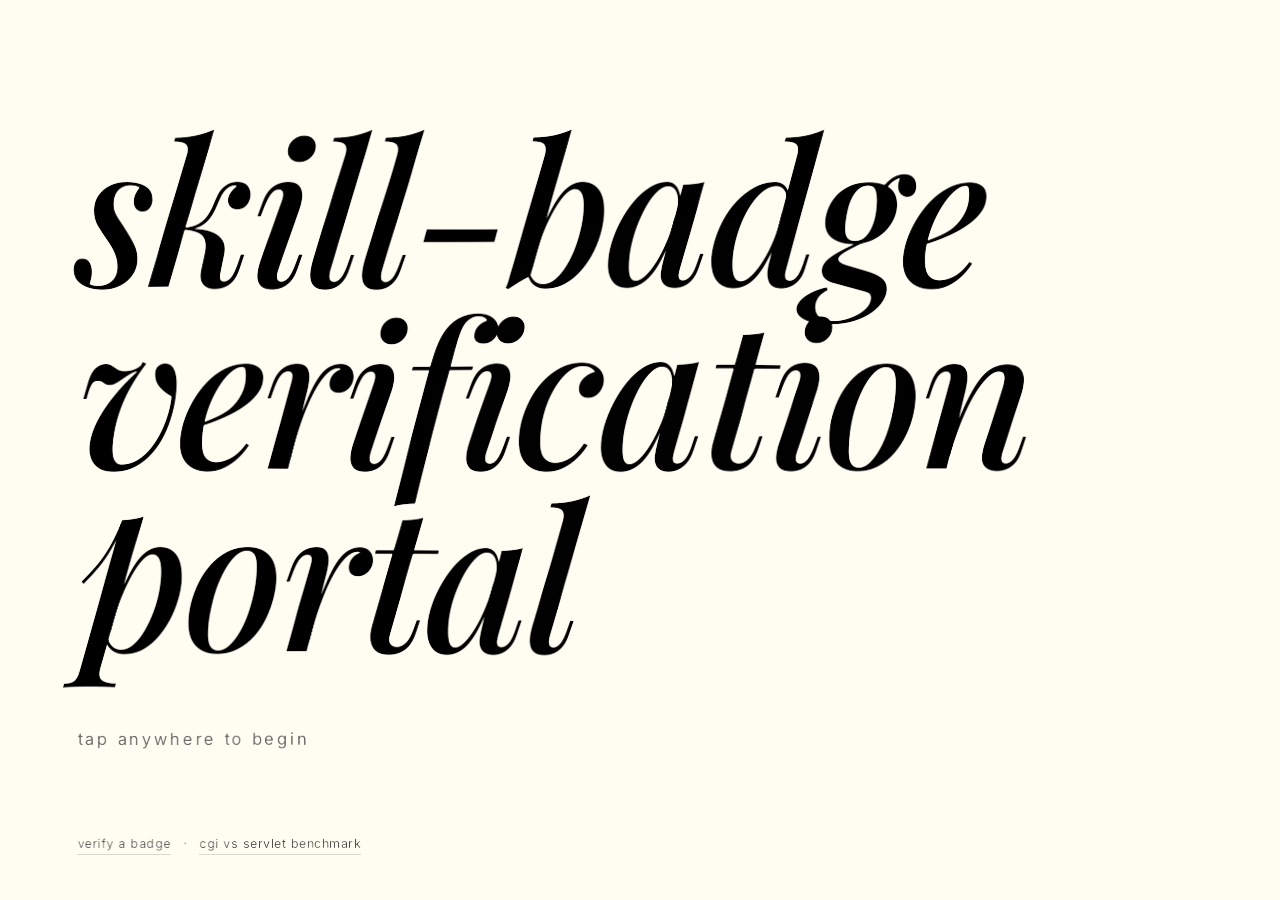
<file: servlet/web/index.html>
<!DOCTYPE html>
<html lang="en">
<head>
<meta charset="UTF-8">
<meta name="viewport" content="width=device-width,initial-scale=1">
<title>Skill-badge verification portal</title>
<link rel="stylesheet" href="css/style.css">
</head>
<body class="landing-body">

<main class="landing" id="landing" role="button" tabindex="0"
      aria-label="Enter the portal">

  <h1 class="landing-title" data-warp>skill&#8209;badge<br>verification<br>portal</h1>

  <p class="landing-cue" data-warp aria-hidden="true">tap anywhere to begin</p>

</main>

<!-- data-warp marks the text js/warp-text.js draws through WebGL. The
     elements stay in the DOM with their boxes, their links and their
     place in the accessibility tree; only their ink moves to the
     canvas, and only once the canvas is proven to be drawing. -->
<footer class="landing-foot">
  <a href="verify.html" data-warp>verify a badge</a>
  <span aria-hidden="true" data-warp>&middot;</span>
  <a href="benchmark.html" data-warp>cgi vs servlet benchmark</a>
</footer>

<script>
(function () {
  var landing = document.getElementById("landing");
  var target  = "role.html";
  var gone    = false;

  // Respect a viewer who has asked for less motion: no fade, just go.
  var reduced = window.matchMedia
             && window.matchMedia("(prefers-reduced-motion: reduce)").matches;

  function begin() {
    if (gone) { return; }
    gone = true;

    if (reduced) { location.href = target; return; }

    document.body.classList.add("is-leaving");
    // Matches the 420ms transition in the stylesheet, with a little
    // slack, then navigates regardless so a dropped transitionend
    // cannot strand the visitor on a faded-out page.
    setTimeout(function () { location.href = target; }, 460);
  }

  // "Tap anywhere" must not mean "swallow the footer".
  //
  // The exemption covers the whole footer, not just its anchors. Those
  // links are small, they sit inside the tap-anywhere region, and the
  // warp shifts their painted glyphs a few pixels off the box that
  // actually receives the click -- so a near-miss would quietly take
  // someone to the role page instead of where they aimed. Treating the
  // footer as a deliberate control strip makes the miss do nothing,
  // which is the better failure.
  //
  // closest() exists only on Elements, so guard before calling it: a
  // click whose target is not an Element would otherwise throw and
  // silently kill the handler.
  document.addEventListener("click", function (e) {
    var t = e.target;
    if (t && typeof t.closest === "function"
          && t.closest("a, .landing-foot")) { return; }
    begin();
  });

  // Keyboard and assistive tech reach the same action.
  document.addEventListener("keydown", function (e) {
    if (e.key === "Enter" || e.key === " " || e.key === "Spacebar") {
      if (document.activeElement && document.activeElement.tagName === "A") {
        return;
      }
      e.preventDefault();
      begin();
    }
  });

  landing.addEventListener("focus", function () {
    landing.classList.add("is-focused");
  });
  landing.addEventListener("blur", function () {
    landing.classList.remove("is-focused");
  });
})();
</script>

<script src="js/warp-text.js" defer></script>
</body>
</html>
</file>
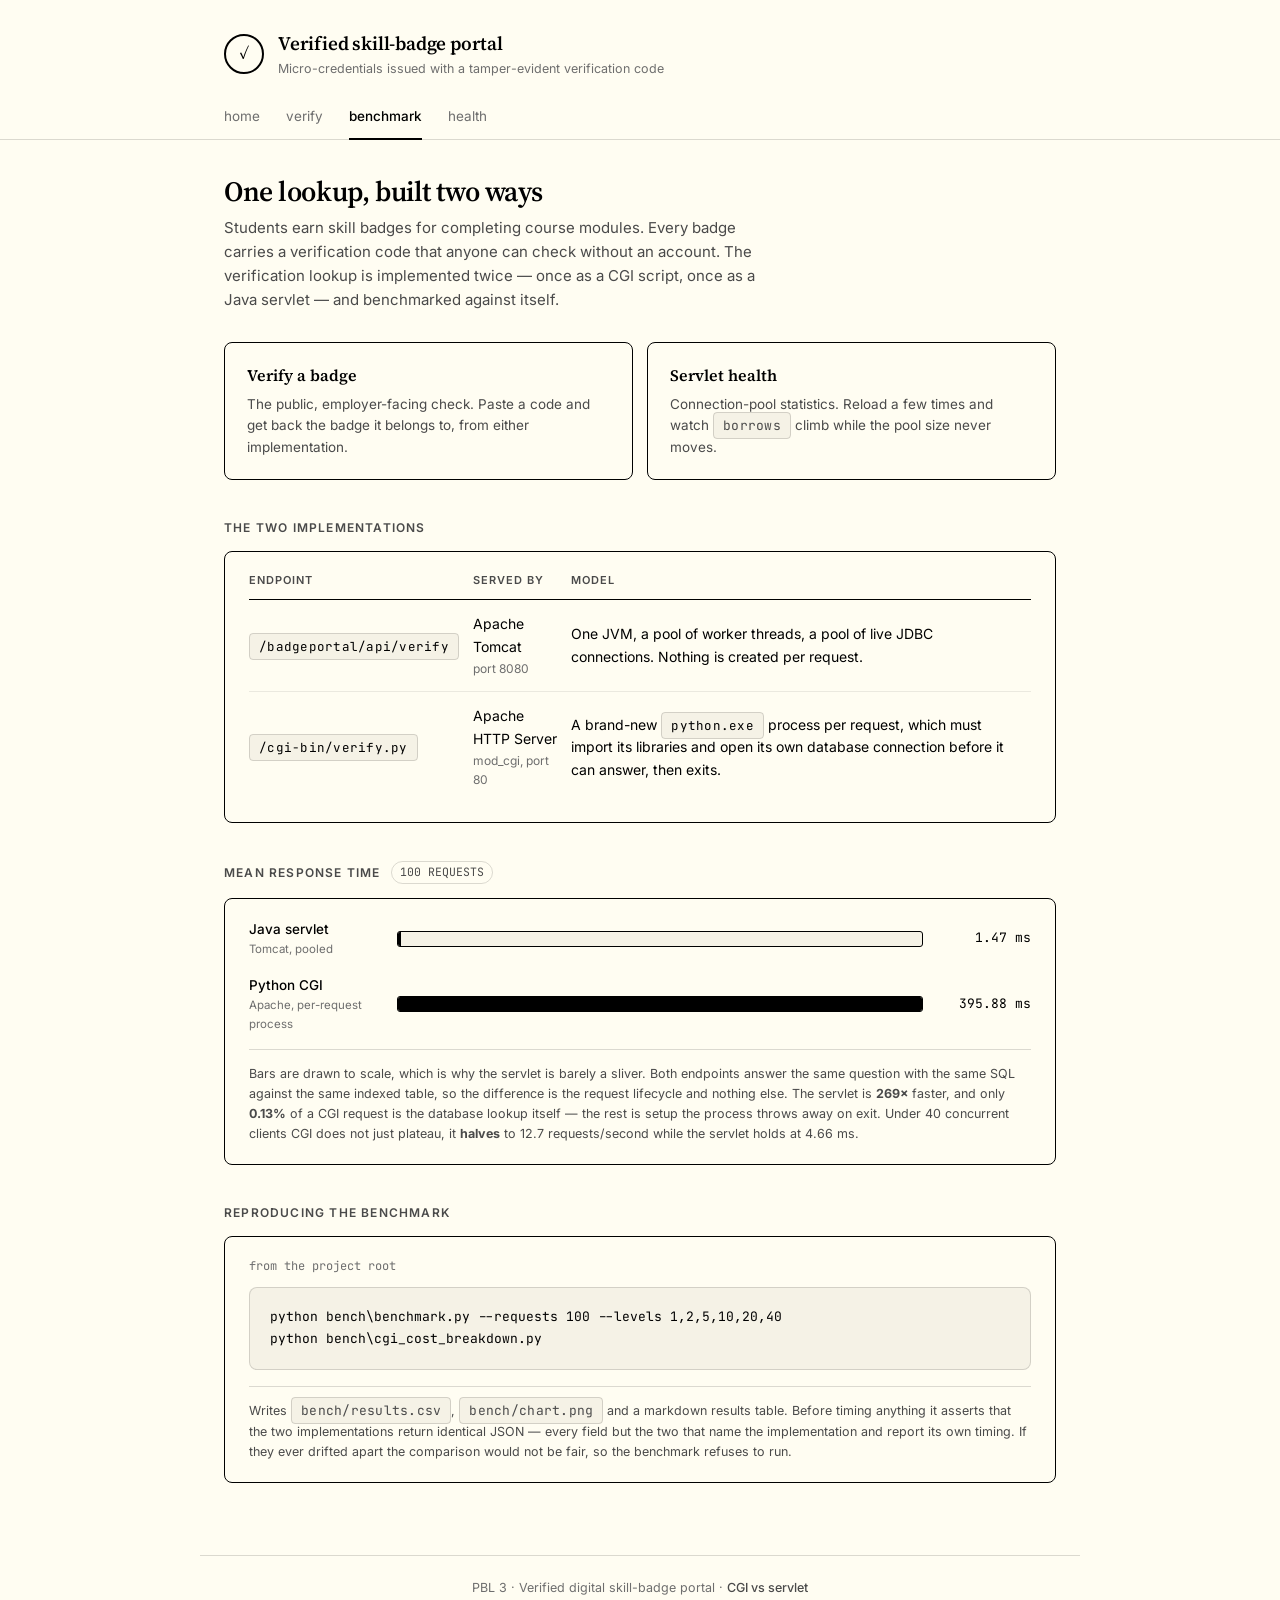
<file: servlet/web/benchmark.html>
<!DOCTYPE html>
<html lang="en">
<head>
<meta charset="UTF-8">
<meta name="viewport" content="width=device-width,initial-scale=1">
<title>CGI vs servlet benchmark</title>
<link rel="stylesheet" href="css/style.css">
</head>
<body>

<header class="site-header">
  <div class="seal" aria-hidden="true">&#10003;</div>
  <div>
    <a class="brand" href="index.html">Verified skill-badge portal</a>
    <p class="tagline">Micro-credentials issued with a tamper-evident verification code</p>
  </div>
</header>

<nav class="nav-tabs">
  <ul>
    <li><a href="index.html">home</a></li>
    <li><a href="verify.html">verify</a></li>
    <li><a href="benchmark.html" class="is-active" aria-current="page">benchmark</a></li>
    <li><a href="health.html">health</a></li>
  </ul>
</nav>

<main class="wrap">

  <header class="page-head">
    <h1>One lookup, built two ways</h1>
    <p class="sub">
      Students earn skill badges for completing course modules. Every badge
      carries a verification code that anyone can check without an account.
      The verification lookup is implemented twice &mdash; once as a CGI
      script, once as a Java servlet &mdash; and benchmarked against itself.
    </p>
  </header>

  <div class="tiles">


    <a class="tile" href="verify.html">
      <h3>Verify a badge</h3>
      <p>The public, employer-facing check. Paste a code and get back the
         badge it belongs to, from either implementation.</p>
    </a>

    <a class="tile" href="health.html">
      <h3>Servlet health</h3>
      <p>Connection-pool statistics. Reload a few times and watch
         <code>borrows</code> climb while the pool size never moves.</p>
    </a>

  </div>

  <h2 class="section">The two implementations</h2>
  <div class="card">
    <table class="grid">
      <thead>
        <tr><th>Endpoint</th><th>Served by</th><th>Model</th></tr>
      </thead>
      <tbody>
        <tr>
          <td><code>/badgeportal/api/verify</code></td>
          <td>Apache Tomcat<span class="unit-inline">port 8080</span></td>
          <td>One JVM, a pool of worker threads, a pool of live JDBC
              connections. Nothing is created per request.</td>
        </tr>
        <tr>
          <td><code>/cgi-bin/verify.py</code></td>
          <td>Apache HTTP Server<span class="unit-inline">mod_cgi, port 80</span></td>
          <td>A brand-new <code>python.exe</code> process per request, which
              must import its libraries and open its own database connection
              before it can answer, then exits.</td>
        </tr>
      </tbody>
    </table>
  </div>

  <h2 class="section">Mean response time <span class="count">100 requests</span></h2>
  <div class="card">
    <div class="bench">

      <div class="bench-row">
        <div class="bench-label">Java servlet<span>Tomcat, pooled</span></div>
        <div class="bench-track">
          <div class="bench-fill" style="width:0.37%"></div>
        </div>
        <div class="bench-value">1.47 ms</div>
      </div>

      <div class="bench-row">
        <div class="bench-label">Python CGI<span>Apache, per-request process</span></div>
        <div class="bench-track">
          <div class="bench-fill" style="width:100%"></div>
        </div>
        <div class="bench-value">395.88 ms</div>
      </div>

    </div>
    <p class="bench-note">
      Bars are drawn to scale, which is why the servlet is barely a sliver.
      Both endpoints answer the same question with the same SQL against the
      same indexed table, so the difference is the request lifecycle and
      nothing else. The servlet is <strong>269&times;</strong> faster, and
      only <strong>0.13%</strong> of a CGI request is the database lookup
      itself &mdash; the rest is setup the process throws away on exit.
      Under 40 concurrent clients CGI does not just plateau, it
      <strong>halves</strong> to 12.7 requests/second while the servlet holds
      at 4.66&nbsp;ms.
    </p>
  </div>

  <h2 class="section">Reproducing the benchmark</h2>
  <div class="card">
    <p class="code-caption">from the project root</p>
    <pre class="code-block">python bench\benchmark.py --requests 100 --levels 1,2,5,10,20,40
python bench\cgi_cost_breakdown.py</pre>
    <p class="bench-note">
      Writes <code>bench/results.csv</code>, <code>bench/chart.png</code> and a
      markdown results table. Before timing anything it asserts that the two
      implementations return identical JSON &mdash; every field but the two
      that name the implementation and report its own timing. If they ever
      drifted apart the comparison would not be fair, so the benchmark
      refuses to run.
    </p>
  </div>

</main>

<footer class="site-foot">
  PBL 3 &middot; Verified digital skill-badge portal &middot;
  <strong>CGI vs servlet</strong>
</footer>

</body>
</html>
</file>
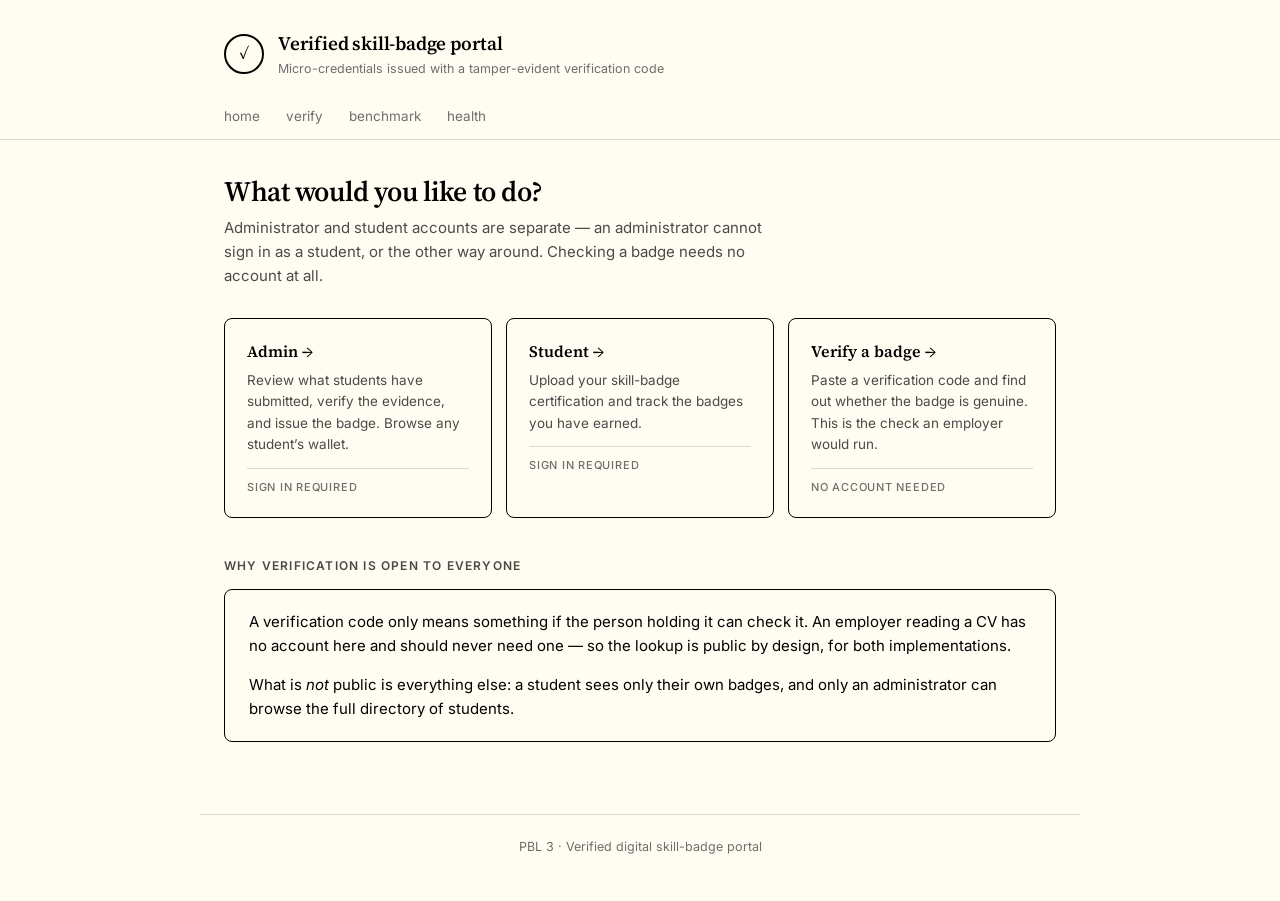
<file: servlet/web/role.html>
<!DOCTYPE html>
<html lang="en">
<head>
<meta charset="UTF-8">
<meta name="viewport" content="width=device-width,initial-scale=1">
<title>Choose what to do</title>
<link rel="stylesheet" href="css/style.css">
</head>
<body>

<header class="site-header">
  <div class="seal" aria-hidden="true">&#10003;</div>
  <div>
    <a class="brand" href="index.html">Verified skill-badge portal</a>
    <p class="tagline">Micro-credentials issued with a tamper-evident verification code</p>
  </div>
</header>

<nav class="nav-tabs">
  <ul>
    <li><a href="index.html">home</a></li>
    <li><a href="verify.html">verify</a></li>
    <li><a href="benchmark.html">benchmark</a></li>
    <li><a href="health.html">health</a></li>
  </ul>
</nav>

<main class="wrap">

  <header class="page-head">
    <h1>What would you like to do?</h1>
    <p class="sub">
      Administrator and student accounts are separate &mdash; an administrator
      cannot sign in as a student, or the other way around. Checking a badge
      needs no account at all.
    </p>
  </header>

  <div class="tiles">

    <a class="tile" href="login?role=admin">
      <h3>Admin &rarr;</h3>
      <p>Review what students have submitted, verify the evidence, and issue
         the badge. Browse any student&rsquo;s wallet.</p>
      <p class="tile-foot">Sign in required</p>
    </a>

    <a class="tile" href="login?role=student">
      <h3>Student &rarr;</h3>
      <p>Upload your skill-badge certification and track the badges you have
         earned.</p>
      <p class="tile-foot">Sign in required</p>
    </a>

    <a class="tile" href="verify.html">
      <h3>Verify a badge &rarr;</h3>
      <p>Paste a verification code and find out whether the badge is genuine.
         This is the check an employer would run.</p>
      <p class="tile-foot">No account needed</p>
    </a>

  </div>

  <h2 class="section">Why verification is open to everyone</h2>
  <div class="card">
    <p style="margin-top:0">
      A verification code only means something if the person holding it can
      check it. An employer reading a CV has no account here and should never
      need one &mdash; so the lookup is public by design, for both
      implementations.
    </p>
    <p style="margin-bottom:0">
      What is <em>not</em> public is everything else: a student sees only their
      own badges, and only an administrator can browse the full directory of
      students.
    </p>
  </div>

</main>

<footer class="site-foot">
  PBL 3 &middot; Verified digital skill-badge portal
</footer>

</body>
</html>
</file>
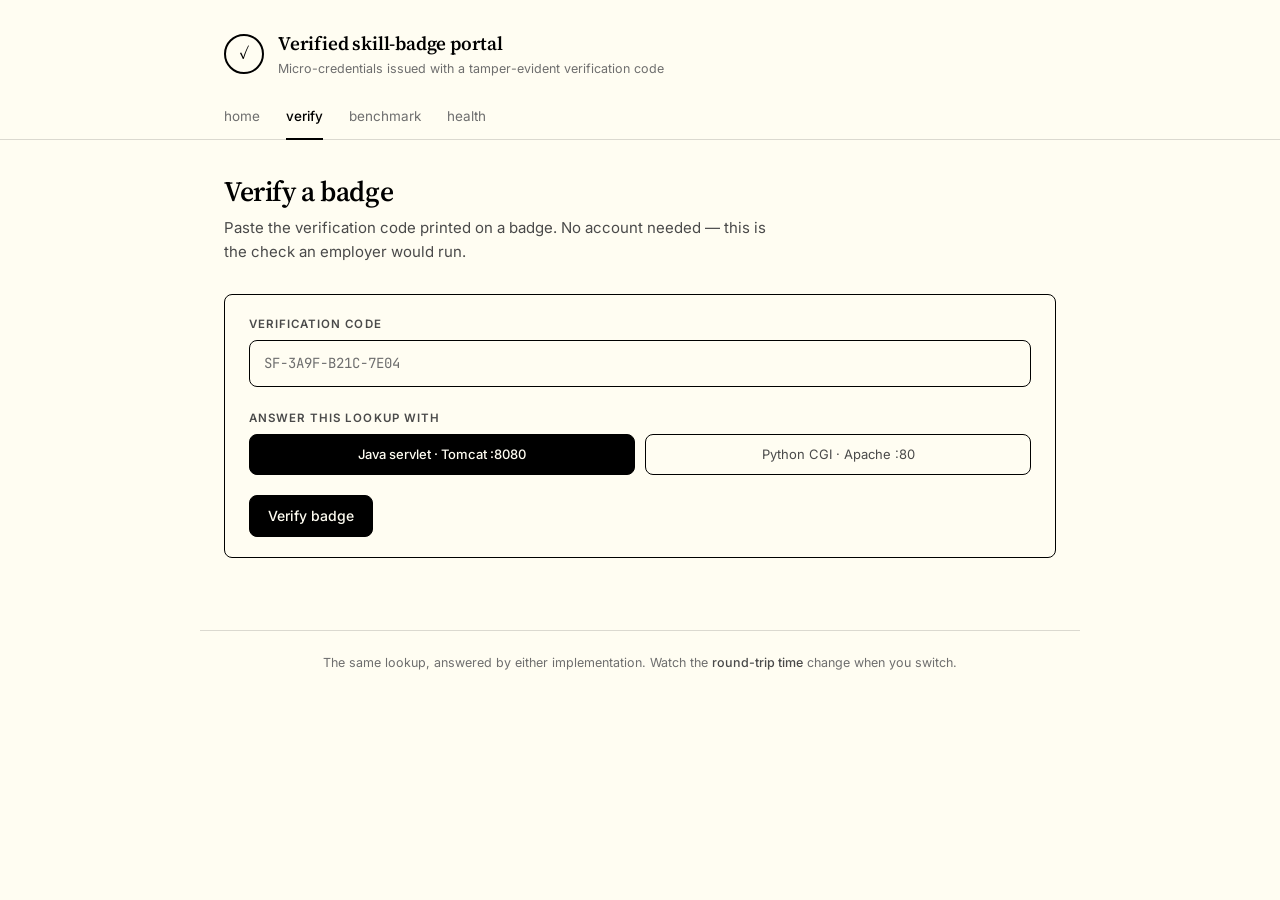
<file: servlet/web/verify.html>
<!DOCTYPE html>
<html lang="en">
<head>
<meta charset="UTF-8">
<meta name="viewport" content="width=device-width,initial-scale=1">
<title>Verify a badge</title>
<link rel="stylesheet" href="css/style.css">
</head>
<body>

<header class="site-header">
  <div class="seal" aria-hidden="true">&#10003;</div>
  <div>
    <a class="brand" href="index.html">Verified skill-badge portal</a>
    <p class="tagline">Micro-credentials issued with a tamper-evident verification code</p>
  </div>
</header>

<nav class="nav-tabs">
  <ul>
    <li><a href="index.html">home</a></li>
    <li><a href="verify.html" class="is-active" aria-current="page">verify</a></li>
    <li><a href="benchmark.html">benchmark</a></li>
    <li><a href="health.html">health</a></li>
  </ul>
</nav>

<main class="wrap">

  <header class="page-head">
    <h1>Verify a badge</h1>
    <p class="sub">
      Paste the verification code printed on a badge. No account needed
      &mdash; this is the check an employer would run.
    </p>
  </header>

  <div class="card">
    <form id="verify-form" autocomplete="off">
      <label for="code">Verification code</label>
      <input type="text" id="code" name="code" placeholder="SF-3A9F-B21C-7E04"
             spellcheck="false" required>

      <div style="margin:22px 0 20px">
        <label>Answer this lookup with</label>
        <div class="impl-switch" role="group" aria-label="Implementation">
          <button type="button" id="btn-servlet" aria-pressed="true">
            Java servlet &middot; Tomcat :8080
          </button>
          <button type="button" id="btn-cgi" aria-pressed="false">
            Python CGI &middot; Apache :80
          </button>
        </div>
      </div>

      <button class="btn" type="submit" id="submit">Verify badge</button>
    </form>
  </div>

  <div id="result" class="result" hidden></div>

</main>

<footer class="site-foot">
  The same lookup, answered by either implementation.
  Watch the <strong>round-trip time</strong> change when you switch.
</footer>

<script>
(function () {
  var SERVLET = "api/verify";
  var CGI     = "http://localhost/cgi-bin/verify.py";
  var impl    = "servlet";

  var form   = document.getElementById("verify-form");
  var input  = document.getElementById("code");
  var submit = document.getElementById("submit");
  var out    = document.getElementById("result");
  var bServlet = document.getElementById("btn-servlet");
  var bCgi     = document.getElementById("btn-cgi");

  function setImpl(which) {
    impl = which;
    bServlet.setAttribute("aria-pressed", String(which === "servlet"));
    bCgi.setAttribute("aria-pressed", String(which === "cgi"));
  }
  bServlet.addEventListener("click", function () { setImpl("servlet"); });
  bCgi.addEventListener("click", function () { setImpl("cgi"); });

  var preset = new URLSearchParams(location.search).get("code");
  if (preset) { input.value = preset; }

  function esc(s) {
    return String(s === null || s === undefined ? "" : s)
      .replace(/&/g, "&amp;").replace(/</g, "&lt;").replace(/>/g, "&gt;")
      .replace(/"/g, "&quot;");
  }

  var MESSAGES = {
    VALID:       "This badge is genuine and currently valid.",
    NOT_FOUND:   "No badge has ever been issued with this code.",
    REVOKED:     "This badge was issued, but has since been revoked.",
    TAMPERED:    "This record does not match its own signature. Do not trust it.",
    BAD_REQUEST: "Enter a verification code first.",
    ERROR:       "The verification service could not be reached."
  };

  function render(data, rttMs, servedBy) {
    var ok = data.valid === true;
    out.hidden = false;
    out.className = "result " + (ok ? "valid" : "invalid");

    var html = "<div class='card'>";
    html += "<p class='verdict'>" + (ok ? "&#10003; Valid badge"
                                        : "&#10007; " + esc(data.status || "Not valid")) + "</p>";
    html += "<p class='verdict-sub'>" +
            esc(data.message || MESSAGES[data.status] || "") + "</p>";

    if (ok) {
      html += "<dl class='facts'>"
           +  "<dt>Awarded to</dt><dd>" + esc(data.student.name) + "</dd>"
           +  "<dt>Email</dt><dd class='mono'>" + esc(data.student.email) + "</dd>"
           +  "<dt>Module</dt><dd>" + esc(data.module.title) + "</dd>"
           +  "<dt>Unit</dt><dd>" + esc(data.module.unit) + "</dd>"
           +  "<dt>Tier</dt><dd>" + esc(data.tier) + "</dd>"
           +  "<dt>Score</dt><dd class='mono'>" + esc(data.score) + "</dd>"
           +  "<dt>Issued</dt><dd class='mono'>" + esc(data.issuedAt) + " UTC</dd>"
           +  "<dt>Code</dt><dd><code>" + esc(data.code) + "</code></dd>"
           +  "</dl>";
    }

    html += "<p class='served'>served by " + esc(servedBy) +
            " &middot; round trip " + rttMs.toFixed(1) + " ms";
    if (typeof data.elapsedMs === "number") {
      html += " &middot; server-side " + data.elapsedMs.toFixed(3) + " ms";
    }
    html += "</p></div>";

    out.innerHTML = html;
  }

  form.addEventListener("submit", function (e) {
    e.preventDefault();
    var code = input.value.trim();
    if (!code) { return; }

    var url = (impl === "servlet" ? SERVLET : CGI) + "?code=" + encodeURIComponent(code);
    var label = impl === "servlet" ? "Java servlet on Tomcat"
                                   : "Python CGI on Apache httpd";

    submit.disabled = true;
    submit.textContent = "Verifying...";
    var t0 = performance.now();

    fetch(url, { cache: "no-store" })
      .then(function (r) { return r.json(); })
      .then(function (data) { render(data, performance.now() - t0, label); })
      .catch(function () {
        out.hidden = false;
        out.className = "result invalid";
        out.innerHTML = "<div class='card'><p class='verdict'>&#10007; Unreachable</p>" +
          "<p class='verdict-sub'>Could not reach the " + esc(label) + " endpoint. " +
          (impl === "cgi"
            ? "Is Apache running, and is verify.py deployed to C:\\xampp\\cgi-bin\\ ?"
            : "Is Tomcat running on port 8080?") + "</p></div>";
      })
      .then(function () {
        submit.disabled = false;
        submit.textContent = "Verify badge";
      });
  });
})();
</script>
</body>
</html>
</file>
<file: servlet/web/css/style.css>
/* =====================================================================
   Verified Digital Skill-Badge Portal -- stylesheet

   Two colours only: cream #FFFDF2 and black #000000, plus tints of
   those two for hierarchy. No third hue anywhere -- badge tiers are
   distinguished by letter and border weight rather than by colour.

   Three typefaces, each with a job:
     serif      headings -- the certificate/document voice
     sans       body and UI
     monospace  verification codes, timestamps, response times,
                endpoint paths, JSON

   Flat by design: no gradients, no drop shadows.
   ===================================================================== */

@import url('https://fonts.googleapis.com/css2?family=Inter:wght@400;500;600&family=JetBrains+Mono:wght@400;500&family=Playfair+Display:ital,wght@1,500;1,600&family=Source+Serif+4:opsz,wght@8..60,400;8..60,600&display=swap');

:root {
  /* The palette. Everything below is one of these two, or a tint. */
  --cream:      #FFFDF2;   /* page ground and card surfaces */
  --cream-sunk: #F5F2E6;   /* code blocks, table heads, bar tracks */
  --black:      #000000;   /* text, borders, bar fills, buttons */
  --ink-soft:   #4A4A4A;   /* secondary text */
  --ink-muted:  #6E6E6E;   /* tertiary text, inactive nav */
  --hairline:   rgba(0, 0, 0, 0.14);
  --hairline-2: rgba(0, 0, 0, 0.08);

  --radius:   8px;
  --border:   1px solid var(--black);

  --serif: "Source Serif 4", Lora, Georgia, "Times New Roman", serif;
  --sans:  Inter, -apple-system, BlinkMacSystemFont, "Segoe UI", Roboto, Arial, sans-serif;
  --mono:  "JetBrains Mono", ui-monospace, "Cascadia Mono", Consolas, "Courier New", monospace;

  /* Display face, used ONLY for the landing title. Playfair Display
     Italic is magnificent at 150px and unreadable in a table row, so it
     is deliberately not part of the type scale. */
  --display: "Playfair Display", "Source Serif 4", Georgia, serif;
}

/* A deliberate single look. The palette is the paper a certificate is
   printed on, so it does not invert with the viewer theme. */
html { color-scheme: light; }

* { box-sizing: border-box; }

body {
  margin: 0;
  background: var(--cream);
  color: var(--black);
  font-family: var(--sans);
  font-size: 15px;
  line-height: 1.6;
  -webkit-font-smoothing: antialiased;
}

.wrap { max-width: 880px; margin: 0 auto; padding: 0 24px 72px; }

/* --- site header ---------------------------------------------------- */
.site-header {
  max-width: 880px;
  margin: 0 auto;
  padding: 28px 24px 18px;
  display: flex;
  align-items: center;
  gap: 14px;
}

.seal {
  width: 40px; height: 40px; flex: 0 0 40px;
  border: 2px solid var(--black);
  border-radius: 50%;
  display: grid; place-items: center;
  font-family: var(--serif);
  font-size: 17px;
  line-height: 1;
}

.site-header h1,
.site-header .brand {
  font-family: var(--serif);
  font-size: 19px;
  font-weight: 600;
  letter-spacing: -0.01em;
  margin: 0;
  color: var(--black);
  text-decoration: none;
  display: block;
}

.site-header .tagline {
  margin: 1px 0 0;
  font-size: 12.5px;
  color: var(--ink-muted);
}

/* --- nav ------------------------------------------------------------ */
.nav-tabs {
  border-bottom: 1px solid var(--hairline);
  margin-bottom: 34px;
}

.nav-tabs ul {
  max-width: 880px;
  margin: 0 auto;
  padding: 0 24px;
  display: flex;
  gap: 26px;
  list-style: none;
}

.nav-tabs a {
  display: block;
  padding: 9px 0 10px;
  font-size: 13.5px;
  color: var(--ink-muted);
  text-decoration: none;
  border-bottom: 2px solid transparent;
  margin-bottom: -1px;
}

.nav-tabs a:hover { color: var(--black); }

.nav-tabs a.is-active {
  color: var(--black);
  font-weight: 500;
  border-bottom-color: var(--black);
}

/* --- page heading --------------------------------------------------- */
.page-head { margin-bottom: 30px; }

.page-head h1 {
  font-family: var(--serif);
  font-size: 28px;
  font-weight: 600;
  letter-spacing: -0.015em;
  line-height: 1.25;
  margin: 0 0 7px;
}

.sub { color: var(--ink-soft); margin: 0; max-width: 62ch; }

.eyebrow { margin: 0 0 12px; font-size: 13px; }
.eyebrow a { color: var(--ink-muted); text-decoration: none; }
.eyebrow a:hover { color: var(--black); text-decoration: underline; }

h2.section {
  font-size: 12px;
  font-weight: 600;
  text-transform: uppercase;
  letter-spacing: 0.1em;
  color: var(--ink-soft);
  margin: 38px 0 14px;
  display: flex;
  align-items: center;
  gap: 10px;
}

.count {
  font-family: var(--mono);
  font-size: 11.5px;
  font-weight: 400;
  letter-spacing: 0;
  border: 1px solid var(--hairline);
  border-radius: 999px;
  padding: 1px 8px;
  color: var(--ink-soft);
}

/* --- cards ---------------------------------------------------------- */
.card {
  background: var(--cream);
  border: var(--border);
  border-radius: var(--radius);
  padding: 20px 24px;
  overflow-x: auto;
}

.card.empty {
  color: var(--ink-soft);
  text-align: center;
  padding: 34px 24px;
}

.card.empty h2 {
  font-family: var(--serif);
  font-weight: 600;
  margin-top: 0;
  color: var(--black);
}

/* --- badge cards ---------------------------------------------------- */
.badges { display: grid; gap: 14px; }

.badge {
  display: flex;
  gap: 18px;
  align-items: flex-start;
  background: var(--cream);
  border: var(--border);
  border-radius: var(--radius);
  padding: 20px 22px;
}

.badge.revoked { opacity: 0.5; }
.badge-body { flex: 1; min-width: 0; }

/* The verification code sits on the right, monospace, with the mark that
   says the portal stands behind it. */
.badge-aside {
  flex: 0 0 auto;
  display: flex;
  flex-direction: column;
  align-items: flex-end;
  gap: 9px;
  padding-left: 8px;
}

.badge-aside .code-row { justify-content: flex-end; }

.badge h3 {
  font-family: var(--serif);
  font-size: 17px;
  font-weight: 600;
  margin: 0 0 3px;
  letter-spacing: -0.01em;
}

.unit { margin: 0 0 9px; color: var(--ink-muted); font-size: 13px; }

.meta {
  margin: 0 0 13px;
  font-size: 12.5px;
  color: var(--ink-soft);
  font-family: var(--mono);
}

/* Tier is carried by the letter and the weight of the ring, never by
   colour: filled = gold, double rule = silver, hairline = bronze. */
.medal {
  width: 44px; height: 44px; flex: 0 0 44px;
  border-radius: 50%;
  display: grid; place-items: center;
  font-family: var(--serif);
  font-weight: 600;
  font-size: 17px;
  color: var(--black);
  background: transparent;
  border: 1px solid var(--black);
}

.tier-gold   .medal { background: var(--black); color: var(--cream); border-width: 2px; }
.tier-silver .medal { border-width: 2px; }
.tier-bronze .medal { border-width: 1px; }

.pill {
  display: inline-block;
  font-family: var(--sans);
  font-size: 10.5px;
  font-weight: 600;
  letter-spacing: 0.09em;
  text-transform: uppercase;
  padding: 1px 8px;
  border: 1px solid var(--black);
  border-radius: 999px;
  margin-right: 4px;
}

.tier-gold .pill { background: var(--black); color: var(--cream); }

.code-row {
  display: flex;
  flex-wrap: wrap;
  gap: 8px;
  align-items: center;
  margin: 0;
}

code, .mono {
  font-family: var(--mono);
  font-size: 13px;
  letter-spacing: 0.02em;
}

code {
  background: var(--cream-sunk);
  border: 1px solid var(--hairline);
  border-radius: 4px;
  padding: 4px 9px;
}

.verified-mark {
  font-family: var(--sans);
  font-size: 12.5px;
  color: var(--black);
  margin-left: 2px;
}

.warn {
  font-family: var(--mono);
  font-size: 12.5px;
  margin: 11px 0 0;
  padding-top: 10px;
  border-top: 1px solid var(--hairline);
}

/* --- buttons and inputs --------------------------------------------- */
.btn {
  display: inline-block;
  font: inherit;
  font-size: 14px;
  font-weight: 500;
  background: var(--black);
  color: var(--cream);
  border: 1px solid var(--black);
  border-radius: var(--radius);
  padding: 9px 18px;
  text-decoration: none;
  cursor: pointer;
}

.btn:hover { background: #1a1a1a; }
.btn:disabled { opacity: 0.45; cursor: default; }
.btn.small { padding: 4px 12px; font-size: 12.5px; }

.btn.ghost {
  background: transparent;
  color: var(--black);
  border-color: var(--black);
}

.btn.ghost:hover { background: var(--cream-sunk); }

input[type="text"], select {
  font: inherit;
  font-family: var(--mono);
  font-size: 14px;
  width: 100%;
  padding: 11px 14px;
  color: var(--black);
  background: var(--cream);
  border: var(--border);
  border-radius: var(--radius);
}

input[type="text"]::placeholder { color: var(--ink-muted); }

:focus-visible {
  outline: 2px solid var(--black);
  outline-offset: 2px;
}

label {
  display: block;
  font-size: 11.5px;
  font-weight: 600;
  text-transform: uppercase;
  letter-spacing: 0.09em;
  color: var(--ink-soft);
  margin-bottom: 7px;
}

/* --- implementation switch ------------------------------------------ */
.impl-switch { display: flex; gap: 10px; }

.impl-switch button {
  flex: 1;
  font: inherit;
  font-size: 13px;
  padding: 9px 12px;
  cursor: pointer;
  color: var(--ink-soft);
  background: transparent;
  border: var(--border);
  border-radius: var(--radius);
}

.impl-switch button:hover { background: var(--cream-sunk); }

.impl-switch button[aria-pressed="true"] {
  background: var(--black);
  color: var(--cream);
  font-weight: 500;
}

/* --- tables --------------------------------------------------------- */
table.grid { width: 100%; border-collapse: collapse; font-size: 14px; }

table.grid th {
  text-align: left;
  font-size: 11px;
  font-weight: 600;
  text-transform: uppercase;
  letter-spacing: 0.09em;
  color: var(--ink-soft);
  border-bottom: 1px solid var(--black);
  padding: 0 14px 10px 0;
}

table.grid td {
  padding: 13px 14px 13px 0;
  border-bottom: 1px solid var(--hairline-2);
  vertical-align: middle;
}

table.grid tr:last-child td { border-bottom: none; }

table.grid td code { font-size: 12.5px; }

.unit-inline {
  display: block;
  color: var(--ink-muted);
  font-size: 12px;
  margin-top: 1px;
}

/* --- verification result -------------------------------------------- */
.result { margin-top: 24px; }

.verdict {
  display: flex;
  align-items: baseline;
  gap: 9px;
  font-family: var(--serif);
  font-size: 20px;
  font-weight: 600;
  margin: 0 0 5px;
}

.verdict-sub { margin: 0 0 18px; color: var(--ink-soft); font-size: 14px; }

.result.invalid .verdict-sub { color: var(--black); }

dl.facts {
  display: grid;
  grid-template-columns: max-content 1fr;
  gap: 10px 24px;
  margin: 0;
  font-size: 14px;
  border-top: 1px solid var(--hairline);
  padding-top: 16px;
}

dl.facts dt {
  font-size: 11px;
  font-weight: 600;
  text-transform: uppercase;
  letter-spacing: 0.09em;
  color: var(--ink-soft);
  padding-top: 2px;
}

dl.facts dd { margin: 0; }
dl.facts dd.mono { font-size: 13px; }

.served {
  margin-top: 18px;
  padding-top: 14px;
  border-top: 1px solid var(--hairline);
  font-family: var(--mono);
  font-size: 12px;
  color: var(--ink-soft);
}

/* --- home tiles ----------------------------------------------------- */
.tiles {
  display: grid;
  gap: 14px;
  grid-template-columns: repeat(auto-fit, minmax(240px, 1fr));
}

.tile {
  display: block;
  text-decoration: none;
  color: inherit;
  background: var(--cream);
  border: var(--border);
  border-radius: var(--radius);
  padding: 20px 22px;
}

.tile:hover { background: var(--cream-sunk); }

.tile h3 {
  font-family: var(--serif);
  font-size: 16px;
  font-weight: 600;
  margin: 0 0 5px;
}

.tile p { margin: 0; color: var(--ink-soft); font-size: 13.5px; }

/* The small line at the foot of a role tile: "Sign in required" or
   "No account needed". Says what the choice costs before it is made. */
.tile-foot {
  margin-top: 12px !important;
  padding-top: 10px;
  border-top: 1px solid var(--hairline);
  font-size: 11px !important;
  font-weight: 500;
  letter-spacing: 0.07em;
  text-transform: uppercase;
  color: var(--ink-muted) !important;
}

/* --- benchmark bars ------------------------------------------------- */
.bench { display: grid; gap: 16px; }

.bench-row {
  display: grid;
  grid-template-columns: 132px minmax(0, 1fr) 92px;
  align-items: center;
  gap: 16px;
}

.bench-label { font-size: 13.5px; font-weight: 500; }

.bench-label span {
  display: block;
  font-size: 11.5px;
  font-weight: 400;
  color: var(--ink-muted);
}

.bench-track {
  height: 16px;
  background: var(--cream-sunk);
  border: 1px solid var(--black);
  border-radius: 3px;
  overflow: hidden;
}

.bench-fill {
  height: 100%;
  background: var(--black);
  min-width: 3px;
}

.bench-value {
  font-family: var(--mono);
  font-size: 13px;
  text-align: right;
}

.bench-note {
  margin: 16px 0 0;
  padding-top: 14px;
  border-top: 1px solid var(--hairline);
  font-size: 12.5px;
  color: var(--ink-soft);
}

/* --- code block ----------------------------------------------------- */
.code-block {
  font-family: var(--mono);
  font-size: 13px;
  line-height: 1.75;
  white-space: pre;
  overflow-x: auto;
  background: var(--cream-sunk);
  border: 1px solid var(--hairline);
  border-radius: var(--radius);
  padding: 18px 20px;
  margin: 0;
  color: var(--black);
}

.code-caption {
  margin: 0 0 10px;
  font-family: var(--mono);
  font-size: 12px;
  color: var(--ink-muted);
}

/* =====================================================================
   Landing page (page 1 of the flow)

   The whole viewport is the control: tap, click or press Enter anywhere
   to continue. The footer links are the one exception, and the script
   checks for them before starting the transition.
   ===================================================================== */

.landing-body {
  min-height: 100vh;
  display: flex;
  flex-direction: column;
  cursor: pointer;
  opacity: 1;
  transform: translateY(0);
  transition: opacity 420ms ease, transform 420ms ease;
}

.landing-body.is-leaving {
  opacity: 0;
  transform: translateY(-14px);
}

.landing {
  flex: 1;
  display: flex;
  flex-direction: column;
  justify-content: center;
  align-items: flex-start;
  padding: 6vh 6vw 0;
  outline: none;
}

.landing.is-focused .landing-cue,
.landing:focus-visible .landing-cue {
  outline: 2px solid var(--black);
  outline-offset: 6px;
}

.landing-title {
  font-family: var(--display);
  font-style: italic;
  font-weight: 500;
  /* Fills the screen at any size without ever overflowing it. */
  font-size: clamp(3.4rem, 15.5vw, 13rem);
  line-height: 0.92;
  letter-spacing: -0.022em;
  margin: 0;
  color: var(--black);
}

/* The WebGL canvas covers the whole landing page -- heading, cue and
   footer links alike -- and draws all of their text through one piece
   of glass, so they bend together rather than separately.

   Every [data-warp] element keeps its place in the layout, keeps its
   link, and keeps its place in the accessibility tree. It is only made
   transparent, never hidden, and only once the canvas is genuinely
   drawing. If WebGL is missing or the context is lost, is-warped comes
   off and the text is simply there. See js/warp-text.js. */
.landing-body { position: relative; }
.landing { position: relative; }

.warp-canvas {
  position: absolute;
  inset: 0;
  width: 100%;
  height: 100%;
  display: block;
  pointer-events: none;   /* tap-anywhere must still reach the document */
  z-index: 1;
}

[data-warp].is-warped { color: transparent; }

/* The links stay above the canvas so they remain clickable, and their
   underline is drawn in its own colour so it survives the text going
   transparent. The hover colour must NOT come back, though: it would
   paint the crisp DOM text straight over the warped copy. The border
   still darkens, so hovering still gives feedback. */
.landing-cue, .landing-foot { position: relative; z-index: 2; }

.landing-foot a.is-warped:hover,
.landing-foot a.is-warped:focus-visible { color: transparent; }

.landing-cue {
  font-family: var(--sans);
  font-size: clamp(0.85rem, 1.5vw, 1.05rem);
  letter-spacing: 0.16em;
  text-transform: lowercase;
  color: var(--ink-muted);
  margin: clamp(28px, 5vh, 56px) 0 0;
  display: inline-block;
}

.landing-foot {
  padding: 0 6vw 5vh;
  font-size: 12.5px;
  letter-spacing: 0.04em;
  color: var(--ink-muted);
  display: flex;
  gap: 12px;
  align-items: center;
}

.landing-foot a {
  color: var(--ink-soft);
  text-decoration: none;
  border-bottom: 1px solid var(--hairline);
  padding-bottom: 1px;
  cursor: pointer;
}

.landing-foot a:hover {
  color: var(--black);
  border-bottom-color: var(--black);
}

/* A viewer who has asked for less motion gets none of it. */
@media (prefers-reduced-motion: reduce) {
  .landing-body,
  .landing-body.is-leaving {
    transition: none;
    opacity: 1;
    transform: none;
  }
}

/* =====================================================================
   Arrival fade

   The landing page fades OUT on the way to the role page, but a full
   page navigation means the next page would otherwise snap in -- an
   elegant exit followed by an abrupt entrance, which reads worse than
   no transition at all. This fades every page IN on arrival so the two
   halves meet.

   It starts from the stylesheet, not from script, so there is no frame
   where unstyled content is visible. If JavaScript never runs, the
   animation still completes on its own and the page is readable.
   ===================================================================== */
@keyframes page-arrive {
  from { opacity: 0; transform: translateY(8px); }
  to   { opacity: 1; transform: translateY(0); }
}

body:not(.landing-body) {
  animation: page-arrive 320ms ease both;
}

@media (prefers-reduced-motion: reduce) {
  body:not(.landing-body) { animation: none; }
}

/* --- signed-in bar --------------------------------------------------- */
.session-bar {
  border-bottom: 1px solid var(--hairline);
  background: var(--cream-sunk);
  margin-top: -34px;
  margin-bottom: 34px;
}

.session-inner {
  max-width: 880px;
  margin: 0 auto;
  padding: 9px 24px;
  display: flex;
  align-items: center;
  justify-content: space-between;
  gap: 14px;
  font-size: 13px;
  color: var(--ink-soft);
}

.session-inner strong { color: var(--black); font-weight: 600; }

.role-chip {
  display: inline-block;
  font-size: 10px;
  font-weight: 600;
  letter-spacing: 0.09em;
  padding: 1px 7px;
  margin-left: 4px;
  border: 1px solid var(--black);
  border-radius: 999px;
  color: var(--black);
}

/* --- forms ----------------------------------------------------------- */
.wrap.narrow { max-width: 520px; }

.field { margin-bottom: 18px; }

.form-error {
  margin: 0 0 18px;
  padding: 11px 14px;
  border: 1px solid var(--black);
  border-radius: var(--radius);
  background: var(--cream-sunk);
  font-size: 13.5px;
  font-weight: 500;
}

input[type="email"], input[type="password"], input[type="url"], textarea {
  font: inherit;
  font-size: 14px;
  width: 100%;
  padding: 11px 14px;
  color: var(--black);
  background: var(--cream);
  border: var(--border);
  border-radius: var(--radius);
}

textarea { font-family: var(--sans); min-height: 90px; resize: vertical; }

/* --- form layout ------------------------------------------------------ */
.field-row {
  display: grid;
  grid-template-columns: 1fr 1fr;
  gap: 16px;
}

.field-hint {
  margin: 7px 0 0;
  font-size: 12px;
  color: var(--ink-muted);
  line-height: 1.5;
}

input[type="file"] {
  font: inherit;
  font-size: 13.5px;
  width: 100%;
  padding: 10px 12px;
  background: var(--cream-sunk);
  border: 1px dashed var(--black);
  border-radius: var(--radius);
  cursor: pointer;
}

input[type="file"]::file-selector-button {
  font: inherit;
  font-size: 12.5px;
  font-weight: 500;
  margin-right: 12px;
  padding: 5px 12px;
  color: var(--cream);
  background: var(--black);
  border: 1px solid var(--black);
  border-radius: 6px;
  cursor: pointer;
}

.form-note {
  margin: 0 0 22px;
  padding: 11px 14px;
  border: 1px solid var(--black);
  border-radius: var(--radius);
  background: var(--cream-sunk);
  font-size: 13.5px;
  font-weight: 500;
}

/* --- claim status ------------------------------------------------------ */
.status {
  display: inline-block;
  font-size: 10.5px;
  font-weight: 600;
  letter-spacing: 0.09em;
  padding: 2px 9px;
  border-radius: 999px;
  border: 1px solid var(--black);
}

.status-approved { background: var(--black); color: var(--cream); }
.status-pending  { background: transparent;  color: var(--black); }
.status-rejected {
  background: transparent;
  color: var(--ink-soft);
  border-style: dashed;
}

.review-note { font-style: italic; }

@media (max-width: 620px) {
  .field-row { grid-template-columns: 1fr; }
}

/* --- admin review queue ----------------------------------------------- */
.review-card { margin-bottom: 14px; }

.review-head {
  display: flex;
  justify-content: space-between;
  align-items: flex-start;
  gap: 16px;
  margin-bottom: 14px;
}

.review-title {
  font-family: var(--serif);
  font-size: 17px;
  font-weight: 600;
  margin: 0 0 4px;
}

.review-meta { margin: 0; font-size: 12.5px; color: var(--ink-soft); }

.review-evidence {
  display: flex;
  flex-wrap: wrap;
  gap: 8px;
  align-items: center;
  padding: 13px 0;
  border-top: 1px solid var(--hairline);
  border-bottom: 1px solid var(--hairline);
}

.review-noevidence {
  font-size: 12.5px;
  font-style: italic;
  color: var(--ink-muted);
}

.review-form { margin-top: 14px; }

.review-controls {
  display: flex;
  flex-wrap: wrap;
  gap: 10px;
  align-items: center;
}

.review-controls label {
  margin: 0;
  white-space: nowrap;
}

.review-controls select { width: auto; min-width: 108px; }
.review-controls input[type="text"] { flex: 1; min-width: 190px; width: auto; }

@media (max-width: 620px) {
  .review-head { flex-direction: column; }
  .review-controls { flex-direction: column; align-items: stretch; }
  .review-controls input[type="text"] { width: 100%; }
}

/* --- stat numbers on dashboard tiles ---------------------------------- */
.stat-number {
  font-family: var(--serif);
  font-size: 34px;
  font-weight: 600;
  line-height: 1.1;
  margin: 6px 0 4px;
  color: var(--black);
}

/* --- footer --------------------------------------------------------- */
.site-foot {
  max-width: 880px;
  margin: 0 auto;
  padding: 22px 24px 44px;
  border-top: 1px solid var(--hairline);
  text-align: center;
  font-size: 12.5px;
  color: var(--ink-muted);
}

.site-foot strong { font-weight: 500; color: var(--ink-soft); }

/* --- narrow screens ------------------------------------------------- */
@media (max-width: 620px) {
  .badge { flex-direction: column; }
  .badge-aside { align-items: flex-start; padding-left: 0; }
  .badge-aside .code-row { justify-content: flex-start; }
  .bench-row { grid-template-columns: 1fr; gap: 6px; }
  .bench-value { text-align: left; }
  dl.facts { grid-template-columns: 1fr; gap: 2px 0; }
  dl.facts dd { margin-bottom: 12px; }
  .nav-tabs ul { gap: 18px; }
}
</file>
